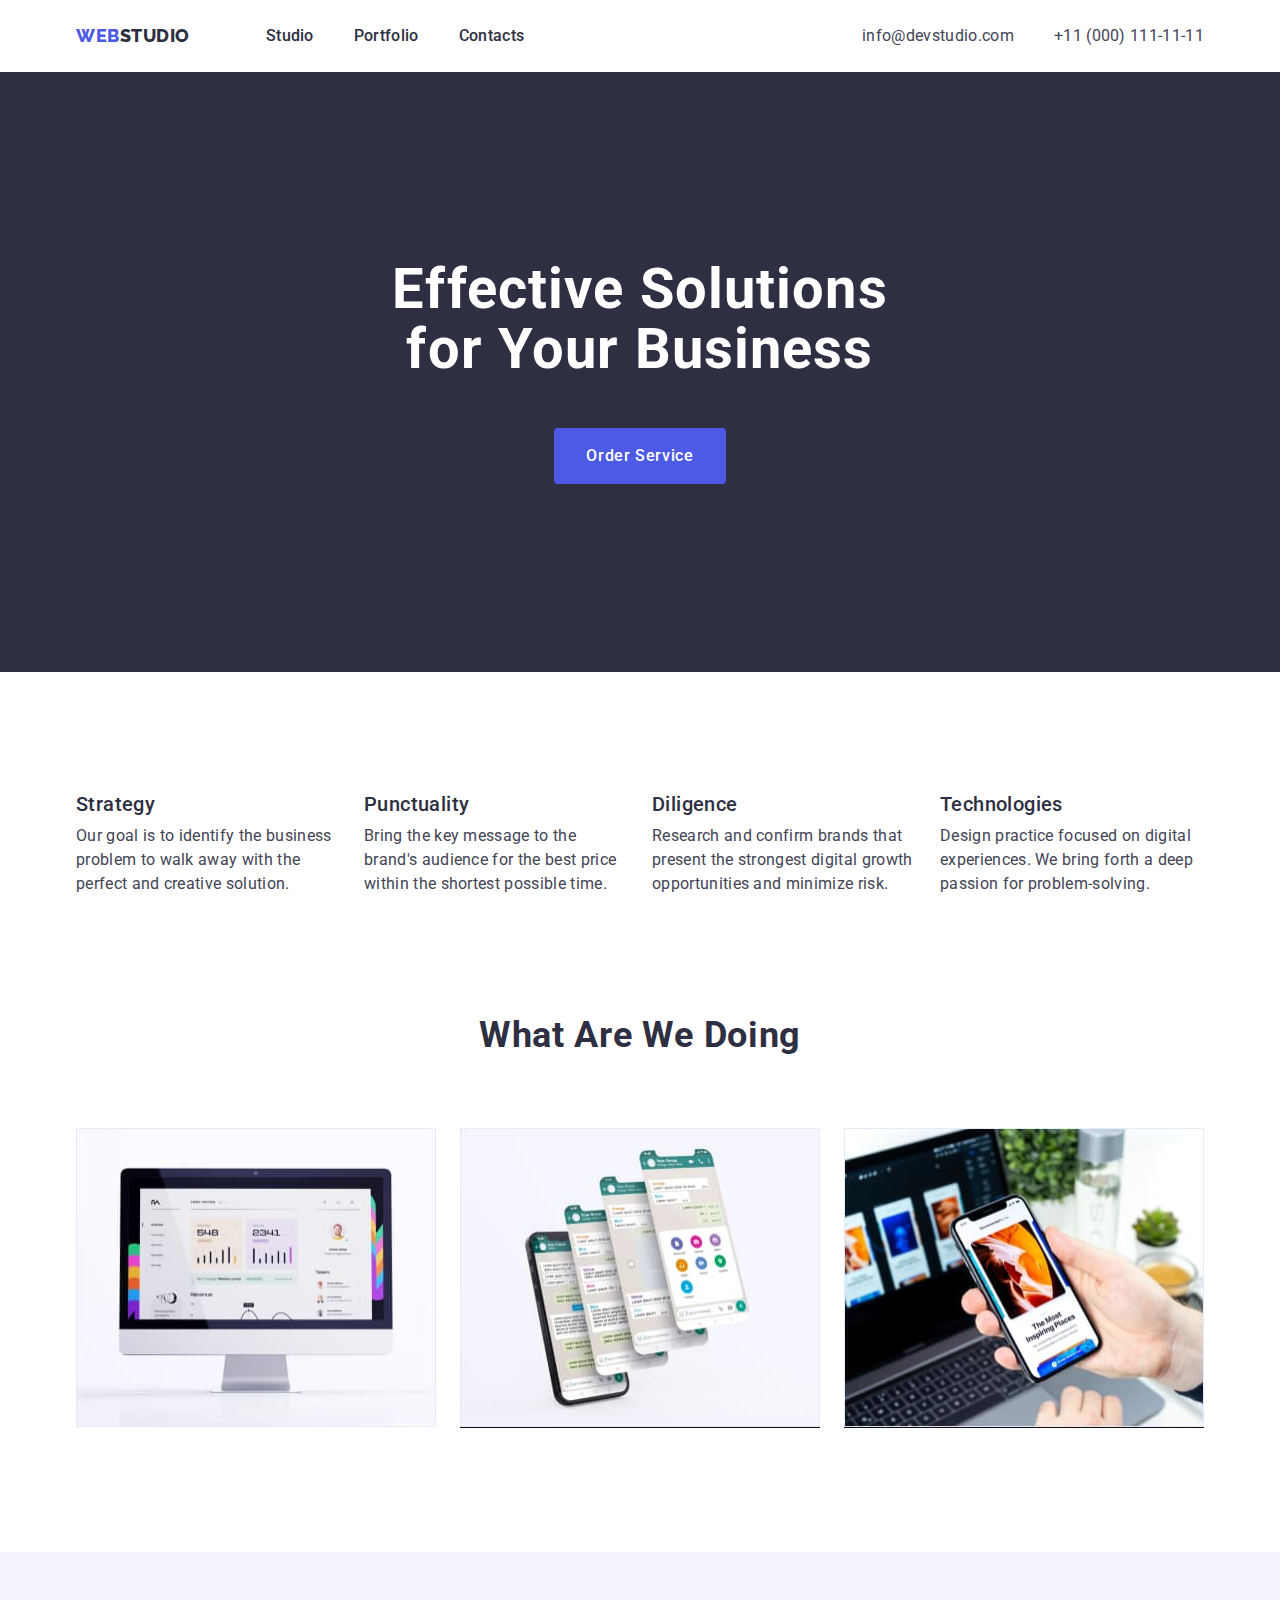
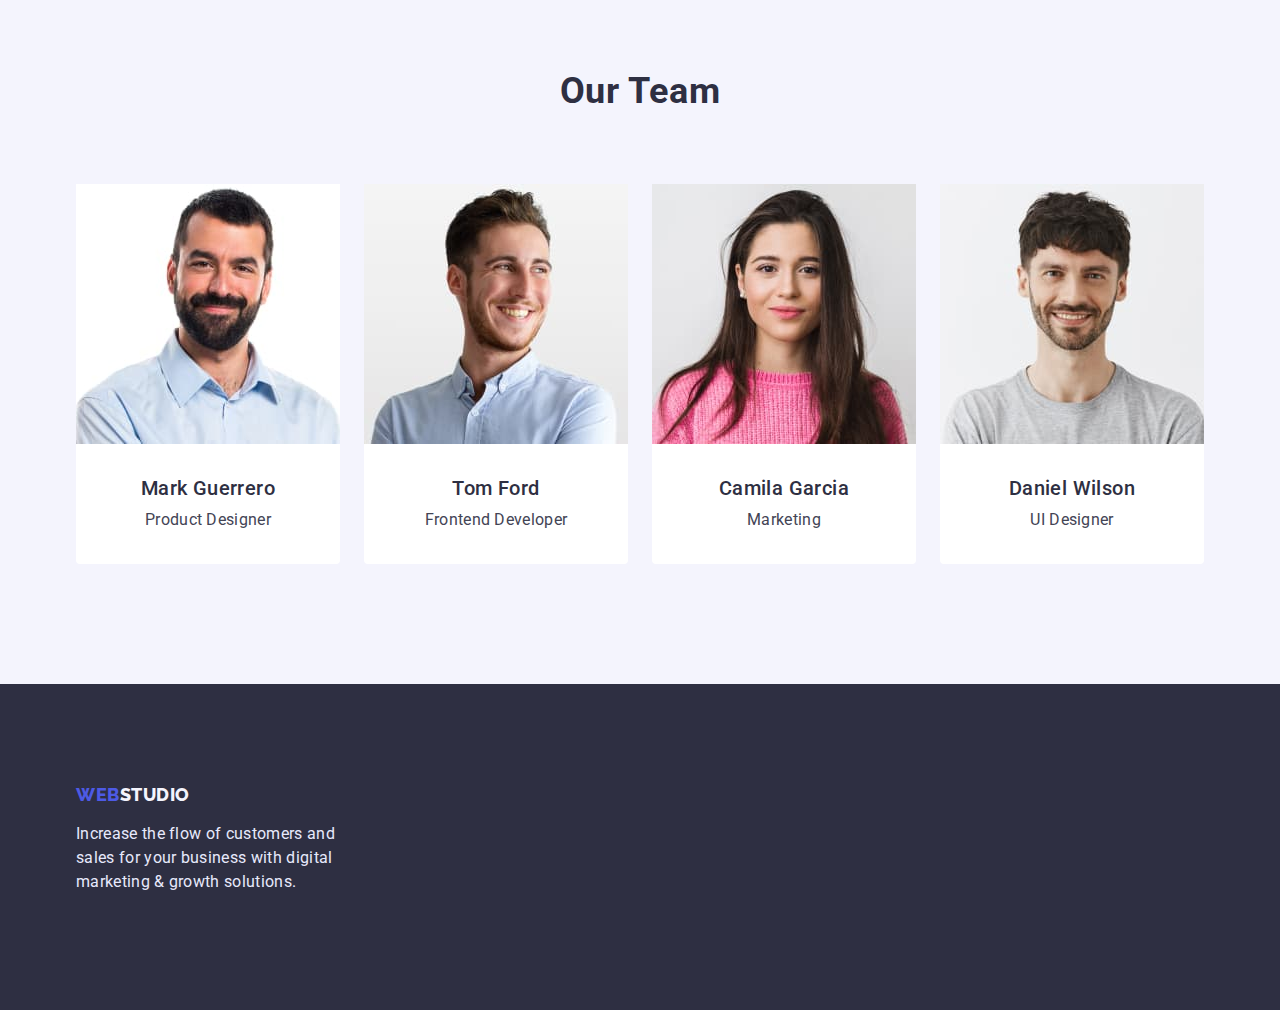
<file: index.html>
<!DOCTYPE html>
<html lang="en">
  <head>
    <meta charset="UTF-8" />
    <meta http-equiv="X-UA-Compatible" content="IE=edge" />
    <meta name="viewport" content="width=device-width, initial-scale=1.0" />
    <title>WebStudio</title>
    <link rel="preconnect" href="https://fonts.googleapis.com" />
    <link rel="preconnect" href="https://fonts.gstatic.com" crossorigin />
    <link
      href="https://fonts.googleapis.com/css2?family=Raleway:wght@800&family=Roboto:wght@400;500;700&display=swap"
      rel="stylesheet"
    />
    <link
      rel="stylesheet"
      href="https://cdnjs.cloudflare.com/ajax/libs/modern-normalize/1.1.0/modern-normalize.min.css"
    />
    <link rel="stylesheet" href="./css/styles.css" />
  </head>
  <body>
    <!-------------------------HEADER---------------------------------->
    <header class="header-titel">
      <div class="conteiner header-flex">
        <nav class="site-nav header-flex">
          <a class="color logo link" href="./index.html">
            Web<span class="logo-titel">Studio</span></a
          >
          <ul class="list pages-nav header-flex">
            <li>
              <a class="site-nav-ling link" href="./index.html">Studio</a>
            </li>
            <li>
              <a class="site-nav-ling link" href="./portfolio.html">
                Portfolio</a
              >
            </li>
            <li>
              <a class="site-nav-ling link" href=""> Contacts</a>
            </li>
          </ul>
        </nav>
        <address class="contacs">
          <ul class="list header-flex contacs-list">
            <li>
              <a class="auth-nav-ling link" href="mailto:info@devstudio.com"
                >info@devstudio.com</a
              >
            </li>

            <li>
              <a class="auth-nav-ling link" href="tel:+110001111111"
                >+11 (000) 111-11-11</a
              >
            </li>
          </ul>
        </address>
      </div>
    </header>
    <main>
      <!------------------------------BANER------------------------------------->
      <section class="baner">
        <div class="conteiner">
          <h1 class="baner-titel">Effective Solutions for Your Business</h1>
          <button class="button pointer button-baner" type="button">
            Order Service
          </button>
        </div>
      </section>
      <!---------------------------BENEFITS----------------------->
      <section class="benefits">
        <div class="conteiner">
          <h2 hidden>Our benefits</h2>
          <ul class="list flex-ben">
            <li class="benefits-item">
              <h3 class="benefits-list">Strategy</h3>
              <p class="benefits-text">
                Our goal is to identify the business problem to walk away with
                the perfect and creative solution.
              </p>
            </li>
            <li class="benefits-item">
              <h3 class="benefits-list">Punctuality</h3>
              <p class="benefits-text">
                Bring the key message to the brand's audience for the best price
                within the shortest possible time.
              </p>
            </li>
            <li class="benefits-item">
              <h3 class="benefits-list">Diligence</h3>
              <p class="benefits-text">
                Research and confirm brands that present the strongest digital
                growth opportunities and minimize risk.
              </p>
            </li>

            <li class="benefits-item">
              <h3 class="benefits-list">Technologies</h3>
              <p class="benefits-text">
                Design practice focused on digital experiences. We bring forth a
                deep passion for problem-solving.
              </p>
            </li>
          </ul>
        </div>
      </section>
      <!--------------------------REASONS------------------------>
      <section class="reasons">
        <div class="conteiner">
          <h2 class="reasons-list">What are we doing</h2>
          <ul class="list reasons-flex">
            <li class="reasons-item">
              <img
                src="./images/gallery/img1.jpg"
                alt="internet sites"
                width="360"
                height="300"
              />
            </li>
            <li class="reasons-item">
              <img
                src="./images/gallery/img2.jpg"
                alt="messengers"
                width="360"
                height="300"
              />
            </li>
            <li>
              <img
                src="./images/gallery/img3.jpg"
                alt="mobile applications"
                width="360"
                height="300"
              />
            </li>
          </ul>
        </div>
      </section>
      <!----------------------------------TEAM---------------------->
      <section class="team">
        <div class="conteiner">
          <h2 class="team-list">Our Team</h2>
          <ul class="list team-flex">
            <li class="team-section">
              <img
                class="port-list"
                src="./images/team/markguerrero.jpg"
                alt="Smail Mark"
                width="264"
                height="260"
              />
              <div class="team-item">
                <h3 class="team-hero">Mark Guerrero</h3>
                <p class="hero-text">Product Designer</p>
              </div>
            </li>

            <li class="team-section">
              <img
                class="port-list"
                src="./images/team/tomford.jpg"
                alt="Positive Tom "
                width="264"
                height="260"
              />
              <div class="team-item">
                <h3 class="team-hero">Tom Ford</h3>
                <p class="hero-text">Frontend Developer</p>
              </div>
            </li>
            <li class="team-section">
              <img
                class="port-list"
                src="./images/team/camilagarcia.jpg"
                alt="Beautiful Camila"
                width="264"
                height="260"
              />
              <div class="team-item">
                <h3 class="team-hero">Camila Garcia</h3>
                <p class="hero-text">Marketing</p>
              </div>
            </li>
            <li class="team-section">
              <img
                class="port-list"
                src="./images/team/danielwilson.jpg"
                alt="Happy Daniel"
                width="264"
                height="260"
              />
              <div class="team-item">
                <h3 class="team-hero">Daniel Wilson</h3>
                <p class="hero-text">UI Designer</p>
              </div>
            </li>
          </ul>
        </div>
      </section>
    </main>
    <!-------------------------------FOOTER------------------------------->
    <footer class="footer">
      <div class="conteiner footer-section">
        <div>
          <a class="logo-footer logo link" href="./index.html"
            >Web<span class="footer-titel">Studio</span>
          </a>
          <p class="footer-text">
            Increase the flow of customers and sales for your business with
            digital marketing & growth solutions.
          </p>
        </div>
      </div>
    </footer>
  </body>
</html>
</file>
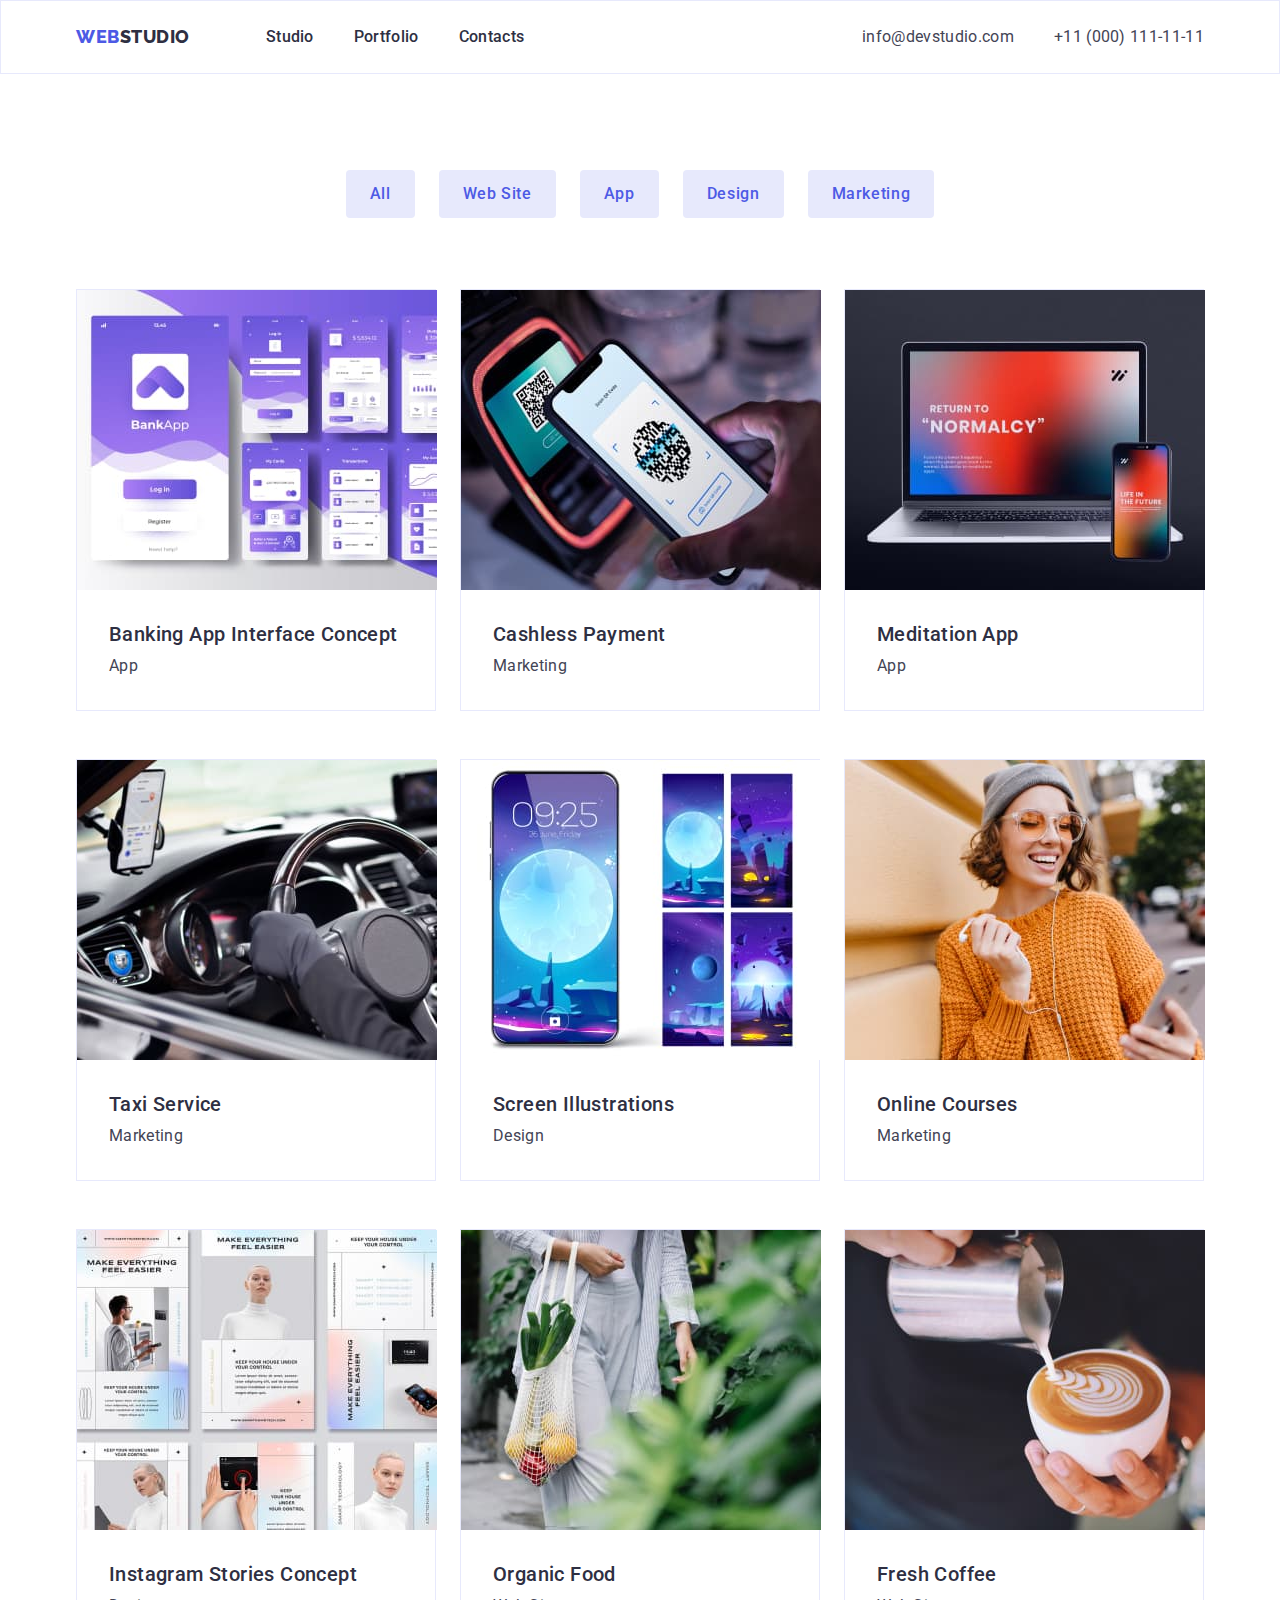
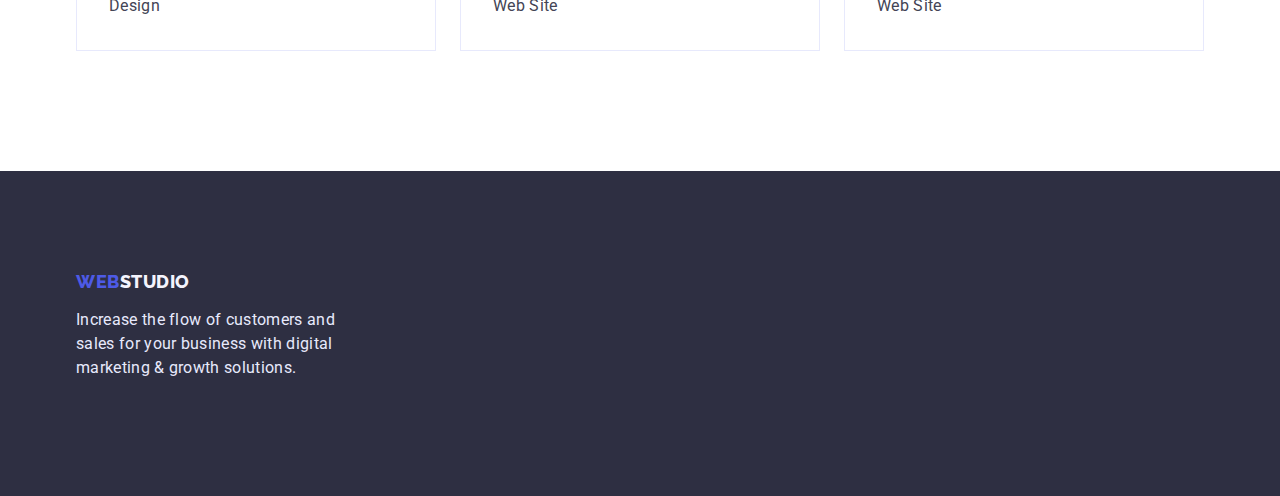
<file: portfolio.html>
<!DOCTYPE html>
<html lang="en">
  <head>
    <meta charset="UTF-8" />
    <meta http-equiv="X-UA-Compatible" content="IE=edge" />
    <meta name="viewport" content="width=device-width, initial-scale=1.0" />
    <title>WebStudio</title>
    <link rel="preconnect" href="https://fonts.googleapis.com" />
    <link rel="preconnect" href="https://fonts.gstatic.com" crossorigin />
    <link
      href="https://fonts.googleapis.com/css2?family=Raleway:wght@800&family=Roboto:wght@400;500;700&display=swap"
      rel="stylesheet"
    />

    <link
      rel="stylesheet"
      href="https://cdnjs.cloudflare.com/ajax/libs/modern-normalize/1.1.0/modern-normalize.min.css"
    />

    <link rel="stylesheet" href="./css/styles.css" />
  </head>
  <body>
    <header class="header-titel port-heder">
      <div class="conteiner header-flex">
        <nav class="site-nav header-flex">
          <a class="color logo link" href="./index.html">
            Web<span class="logo-titel">Studio</span></a
          >
          <ul class="list pages-nav header-flex">
            <li>
              <a class="site-nav-ling link" href="./index.html">Studio</a>
            </li>
            <li>
              <a class="site-nav-ling link" href="./portfolio.html">
                Portfolio</a
              >
            </li>
            <li>
              <a class="site-nav-ling link" href=""> Contacts</a>
            </li>
          </ul>
        </nav>
        <address class="contacs">
          <ul class="list header-flex contacs-list">
            <li>
              <a class="auth-nav-ling link" href="mailto:info@devstudio.com"
                >info@devstudio.com</a
              >
            </li>

            <li>
              <a class="auth-nav-ling link" href="tel:+110001111111"
                >+11 (000) 111-11-11</a
              >
            </li>
          </ul>
        </address>
      </div>
    </header>
    <main>
      <section class="port-section">
        <div class="conteiner port-filter">
          <h1 hidden>Our projects</h1>
          <ul class="list port-flex">
            <li>
              <button class="portfolio-button pointer" type="button">
                All
              </button>
            </li>
            <li>
              <button class="portfolio-button pointer" type="button">
                Web Site
              </button>
            </li>
            <li>
              <button class="portfolio-button pointer" type="button">
                App
              </button>
            </li>
            <li>
              <button class="portfolio-button pointer" type="button">
                Design
              </button>
            </li>

            <li>
              <button class="portfolio-button pointer" type="button">
                Marketing
              </button>
            </li>
          </ul>
        </div>
        <div class="conteiner">
          <ul class="list projects projects-flex">
            <li class="projects-list">
              <a class="link" href=""
                ><img
                  class="port-list"
                  src="./images/portfolio/img1.jpg"
                  alt="Banking App
                Interface Concept"
                  width="360"
                  height="300"
                />
                <div class="projects-box">
                  <h2 class="projects-item">Banking App Interface Concept</h2>
                  <p class="projects-text">App</p>
                </div></a
              >
            </li>

            <li class="projects-list">
              <a class="link" href=""
                ><img
                  class="port-list"
                  src="./images/portfolio/img2.jpg"
                  alt="Cashless Payment"
                  width="360"
                  height="300"
                />
                <div class="projects-box">
                  <h2 class="projects-item">Cashless Payment</h2>
                  <p class="projects-text">Marketing</p>
                </div></a
              >
            </li>
            <li class="projects-list">
              <a class="link" href=""
                ><img
                  class="port-list"
                  src="./images/portfolio/img3.jpg"
                  alt="Meditation App"
                  width="360"
                  height="300"
                />
                <div class="projects-box">
                  <h2 class="projects-item">Meditation App</h2>
                  <p class="projects-text">App</p>
                </div></a
              >
            </li>
            <li class="projects-list">
              <a class="link" href="">
                <img
                  class="port-list"
                  src="./images/portfolio/img4.jpg"
                  alt="Taxi Service"
                  width="360"
                  height="300"
                />
                <div class="projects-box">
                  <h2 class="projects-item">Taxi Service</h2>
                  <p class="projects-text">Marketing</p>
                </div></a
              >
            </li>
            <li class="projects-list">
              <a class="link" href="">
                <img
                  class="port-list"
                  src="./images/portfolio/img5.jpg"
                  alt="Screen
                Illustrations"
                  width="360"
                  height="300"
                />
                <div class="projects-box">
                  <h2 class="projects-item">Screen Illustrations</h2>
                  <p class="projects-text">Design</p>
                </div></a
              >
            </li>
            <li class="projects-list">
              <a class="link" href=""
                ><img
                  class="port-list"
                  src="./images/portfolio/img6.jpg"
                  alt="Online Courses"
                  width="360"
                  height="300"
                />
                <div class="projects-box">
                  <h2 class="projects-item">Online Courses</h2>
                  <p class="projects-text">Marketing</p>
                </div></a
              >
            </li>
            <li class="projects-list">
              <a class="link" href=""
                ><img
                  class="port-list"
                  src="./images/portfolio/img7.jpg"
                  alt="Instagram Stories
                Concept"
                  width="360"
                  height="300"
                />
                <div class="projects-box">
                  <h2 class="projects-item">Instagram Stories Concept</h2>
                  <p class="projects-text">Design</p>
                </div></a
              >
            </li>
            <li class="projects-list">
              <a class="link" href=""
                ><img
                  class="port-list"
                  src="./images/portfolio/img8.jpg"
                  alt="Organic Food"
                  width="360"
                  height="300"
                />
                <div class="projects-box">
                  <h2 class="projects-item">Organic Food</h2>
                  <p class="projects-text">Web Site</p>
                </div></a
              >
            </li>
            <li class="projects-list">
              <a class="link" href=""
                ><img
                  class="port-list"
                  src="./images/portfolio/img9.jpg"
                  alt="Fresh Coffee"
                  width="360"
                  height="300"
                />
                <div class="projects-box">
                  <h2 class="projects-item">Fresh Coffee</h2>
                  <p class="projects-text">Web Site</p>
                </div></a
              >
            </li>
          </ul>
        </div>
      </section>
    </main>
    <footer class="footer">
      <div class="conteiner footer-section">
        <div>
          <a class="logo-footer logo link" href="./index.html"
            >Web<span class="footer-titel">Studio</span>
          </a>
          <p class="footer-text">
            Increase the flow of customers and sales for your business with
            digital marketing & growth solutions.
          </p>
        </div>
      </div>
    </footer>
  </body>
</html>
</file>
<file: css/styles.css>
/*index.html*/
:root {
  --praimary-text-color: #434455;
  --title-text-color: #2e2f42;
  --accent-color: #f4f4fd;
  --logo-text-color: #4d5ae5;
  --body-color: #ffffff;
  --footer-text-color: #e7e9fc;
  --color-grey: #2e2f42;
  --color-ocean: #404bbf;
  --color-green: #31d0aa;
}

body {
  background-color: var(--body-color);
  font-family: Roboto, sans-serif;
  color: var(--praimary-text-color);
}
.conteiner {
  width: 1158px;
  margin: auto;
  padding-left: 15px;
  padding-right: 15px;
}
/*---------------------- Navigation -------------------*/
.header-flex {
  display: flex;
  align-items: center;
}

.header-titel {
  padding-top: 24px;
  padding-bottom: 24px;
}
.site-nav {
}
.staile {
  font-style: normal;
}
.site-nav-ling {
  color: var(--title-text-color);
}

.auth-nav-ling {
  color: var(--praimary-text-color);
  letter-spacing: 0.02em;
  font-weight: 400;
  font-size: 16px;
  line-height: 1.5;
  align-items: center;
}

.pages-nav {
  font-weight: 500;
  font-size: 16px;
  line-height: 1.5;
  letter-spacing: 0.02em;
  gap: 40px;
}

.site-nav-ling:is(:hover, :focus) {
  color: var(--color-ocean);
}
.auth-nav-ling:hover,
.auth-nav-ling:focus {
  color: var(--color-ocean);
}
.contacs {
  font-style: normal;
  margin-left: auto;
}

.contacs-list {
  gap: 40px;
}
.color {
  display: inline-block;
  color: var(--logo-text-color);
}
.logo {
  font-family: Raleway, sans-serif;
  font-weight: 800;
  font-size: 18px;
  line-height: 1.17;
  letter-spacing: 0.03em;
  text-transform: uppercase;
  margin-right: 76px;
}
.logo-titel {
  color: var(--title-text-color);
}
/*--------------------------- Baner -----------------------*/
.baner {
  background-color: var(--title-text-color);
  text-align: center;
  padding-bottom: 188px;
  padding-top: 188px;
}
.baner-titel {
  color: var(--body-color);

  font-weight: 700;
  font-size: 56px;
  line-height: 1.07;

  letter-spacing: 0.02em;

  max-width: 496px;
  text-align: center;
  margin: auto;
  margin-bottom: 48px;
}

.button-baner {
  border: 0px;
  font-family: Roboto, sans-serif;
  font-weight: 500;
  font-size: 16px;
  line-height: 1.5;
  letter-spacing: 0.04em;
  border-radius: 4px;
  padding: 16px 32px;
  margin: 0;
}
.button-baner:hover,
.button-baner:focus {
  background-color: var(--color-ocean);
}
/*------------------------ Benefits -----------------*/
.benefits {
  padding-bottom: 120px;
  padding-top: 120px;
}
.flex-ben {
  display: flex;

  gap: 24px;
}

.benefits-item {
  max-width: 264px;
  max-height: 104px;
}
.benefits-list {
  color: var(--title-text-color);
  font-weight: 500;
  font-size: 20px;
  line-height: 1.2;

  letter-spacing: 0.02em;
  margin-bottom: 8px;
}

.benefits-text {
  color: var(--praimary-text-color);
  font-weight: 400;
  font-size: 16px;
  line-height: 1.5;

  letter-spacing: 0.02em;
  margin: 0;
}
/*--------------------------- Reasons --------------------*/
.reasons {
  padding-bottom: 120px;
}
.reasons-flex {
  display: flex;
  gap: 24px;
}
.reasons-item {
  flex-basis: calc((100% - 24px) / 3);
}
.reasons-list {
  color: var(--title-text-color);
  font-weight: 700;
  font-size: 36px;
  line-height: 1.11;

  text-align: center;
  letter-spacing: 0.02em;
  text-transform: capitalize;
  margin-bottom: 72px;
}

/*------------------------------ Team ---------------------*/
.team {
  background-color: var(--accent-color);
  padding-top: 120px;
  padding-bottom: 120px;
}
.team-section {
  width: 264px;
  height: 380px;
  background-color: var(--body-color);

  border-radius: 4px;

  flex-basis: calc((100% - 24px) / 4);
}
.team-flex {
  display: flex;
  gap: 24px;
  text-align: center;
}
.team-list {
  color: var(--title-text-color);
  font-weight: 700;
  font-size: 36px;
  line-height: 1.11;

  text-align: center;
  letter-spacing: 0.02em;
  text-transform: capitalize;

  margin-bottom: 72px;
}
.team-item {
  padding: 32px 16px;
}
.team-hero {
  color: var(--title-text-color);
  font-weight: 500;
  font-size: 20px;
  line-height: 1.2;
  letter-spacing: 0.02em;

  margin-bottom: 8px;
}

.hero-text {
  color: var(--praimary-text-color);
  font-weight: 400;
  font-size: 16px;
  line-height: 1.5;

  letter-spacing: 0.02em;
  margin: 0;
}
/* ---------------------------Footer------------------------ */
.footer {
  background-color: var(--color-grey);

  font-family: Raleway, sans-serif;
  padding-top: 100px;
  padding-bottom: 100px;
}
.footer-section {
  margin-left: auto;
}
.logo-footer {
  color: var(--logo-text-color);
  font-family: Raleway, sans-serif;
  font-weight: 800;
  font-size: 18px;
  line-height: 1.17;
}
.footer-titel {
  color: var(--accent-color);
  font-family: Raleway, sans-serif;
}

.footer-text {
  font-family: Roboto, sans-serif;
  color: var(--footer-text-color);
  font-weight: 400;
  font-size: 16px;
  line-height: 1.5;

  letter-spacing: 0.02em;
  width: 264px;
  height: 72px;
}

/*!-------------------Portfolio--------------------*/
/*!------------------HEDER port--------------------*/
.port-section {
  padding-bottom: 120px;
  padding-top: 96px;
}

.port-heder {
  border: 1px solid #e7e9fc;
}
.port-flex {
  display: flex;
  gap: 24px;
  justify-content: center;
}

.port-filter {
  margin-bottom: 71px;
}

.projects-list {
  border: 1px solid #e7e9fc;

  width: 360px;
}
.port-list {
  display: block;
}
.projects-box {
  padding: 32px;
}

.projects-flex {
  display: flex;
  flex-wrap: wrap;
  column-gap: 24px;
  row-gap: 48px;
}
.portfolio-button {
  background-color: var(--footer-text-color);
  color: var(--logo-text-color);
  border: 0px;
  font-family: Roboto, sans-serif;
  font-weight: 500;
  font-size: 16px;
  line-height: 1.5;
  letter-spacing: 0.04em;
  padding: 12px 24px;
  border-radius: 4px;
}
.portfolio-button:is(:hover, :focus) {
  background-color: var(--color-ocean);
  color: var(--body-color);
  border: 0px;
  font-family: Roboto, sans-serif;
  font-weight: 500;
  font-size: 16px;
  line-height: 1.5;
  letter-spacing: 0.04em;
  padding: 12px 24px;
  border-radius: 4px;
}
.projects-item {
  margin-bottom: 8px;
  font-weight: 500;
  font-size: 20px;
  line-height: 1.2;

  letter-spacing: 0.02em;
  color: var(--title-text-color);
}
.projects-text {
  margin: 0;
  font-weight: 400;
  font-size: 16px;
  line-height: 1.5;

  letter-spacing: 0.02em;
  color: var(--praimary-text-color);
}
/*------------------------- Batton -------------------*/

.button {
  color: var(--body-color);
  background-color: var(--logo-text-color);
  border: 0px;
}

/*-------------------- Component --------------------*/

.section-title {
  color: var(--title-text-color);
}

.praimary-text {
  color: var(--praimary-text-color);
}
.pointer {
  cursor: pointer;
}
.link {
  text-decoration: none;
}
.list {
  list-style: none;
  margin: 0;
  padding: 0;
}
h1,
h2,
h3,
h4,
h5,
h6 {
  margin: 0;
}
</file>
